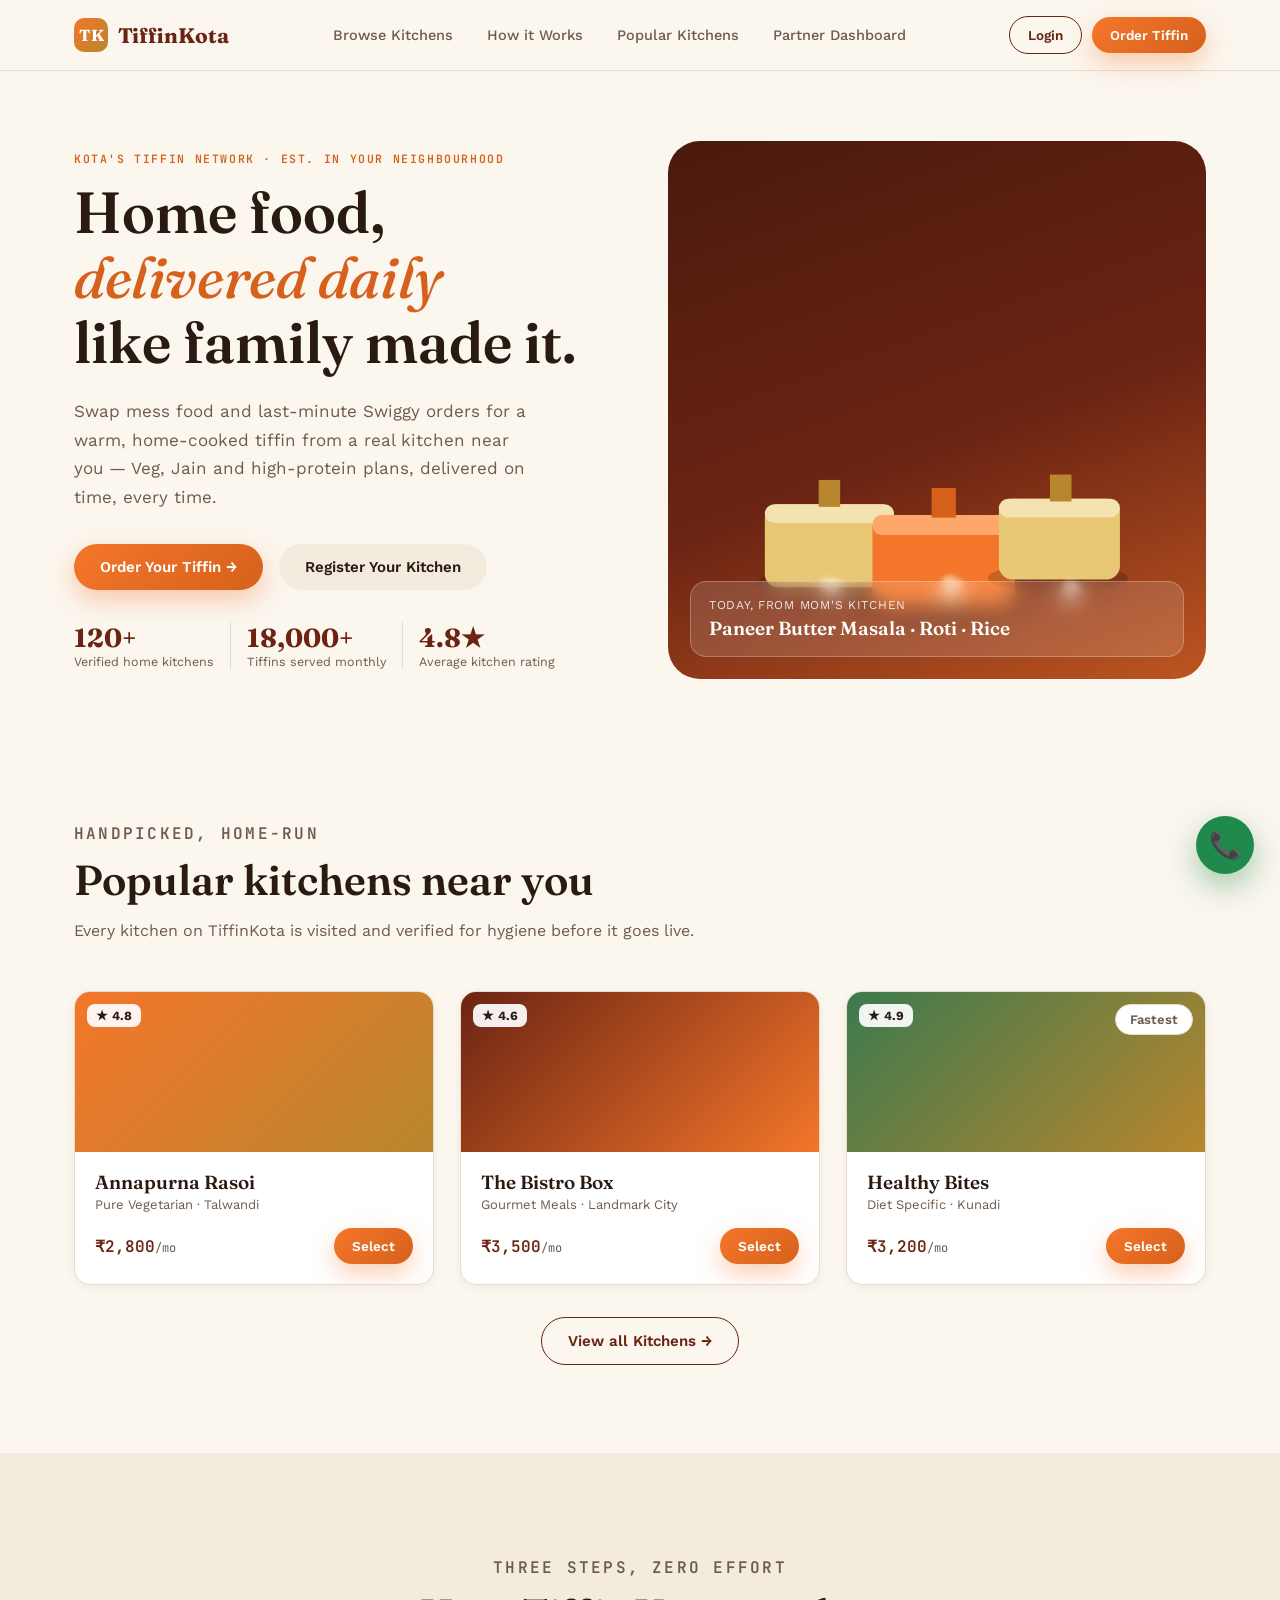
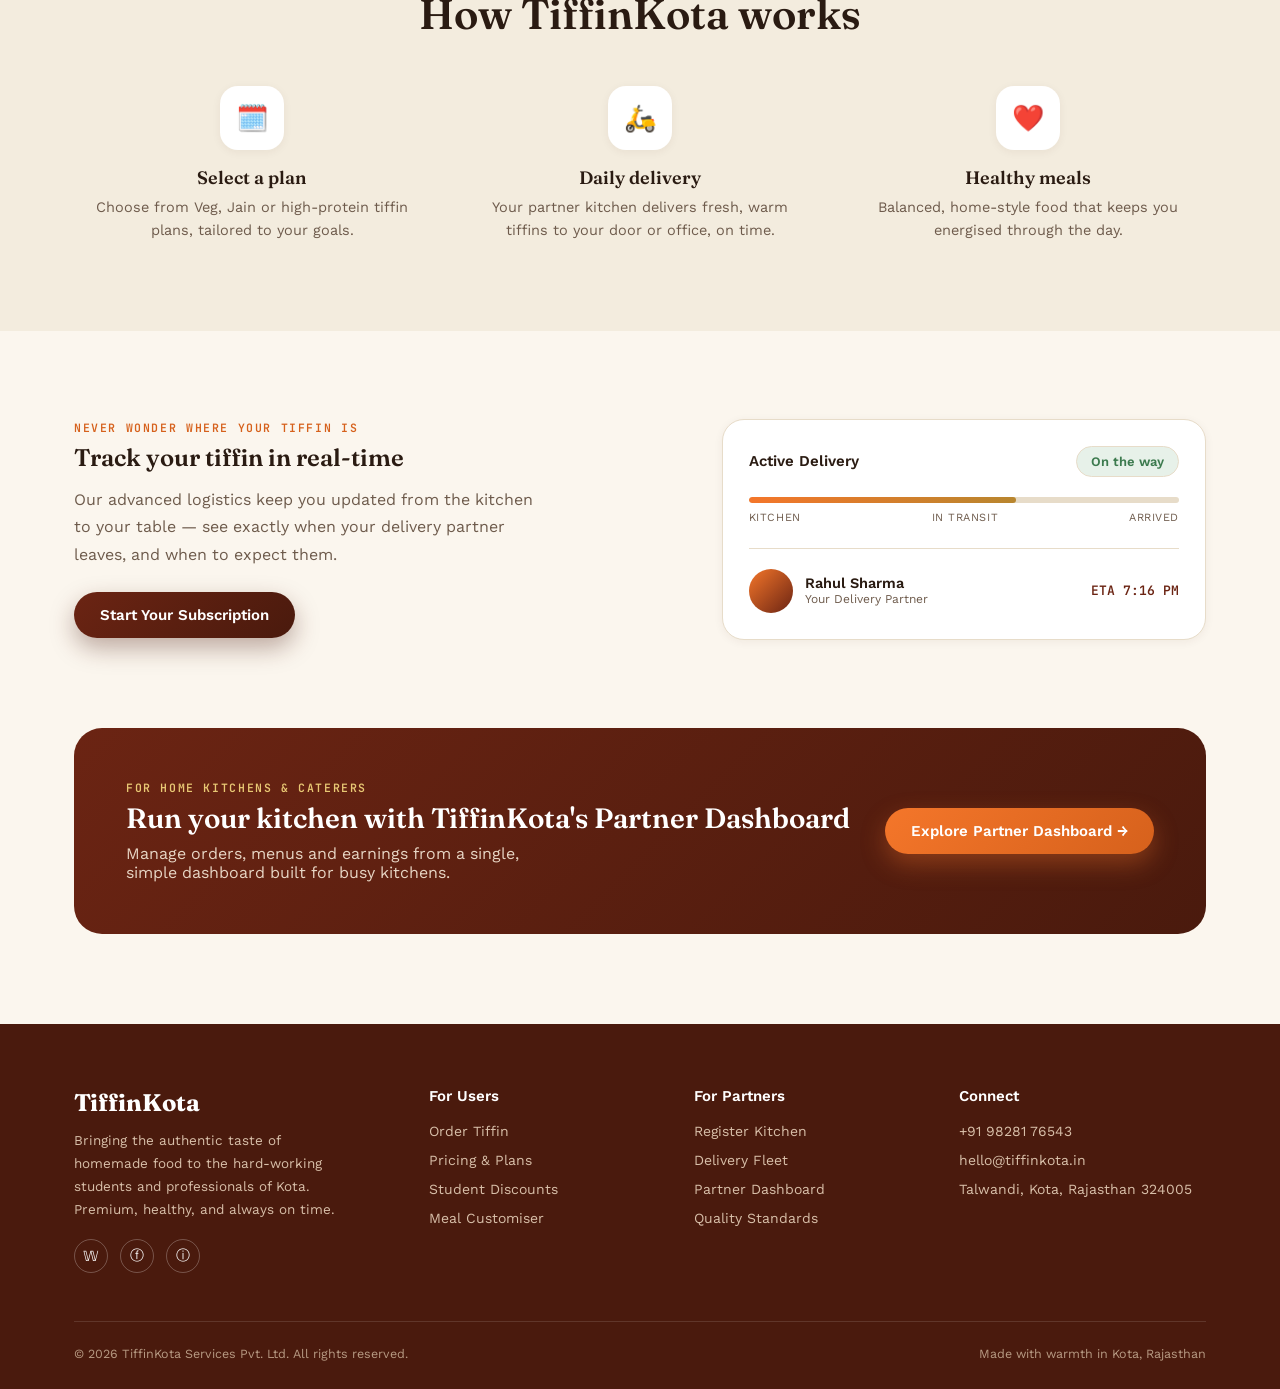
<file: index.html>
<!DOCTYPE html>
<html lang="en">
<head>
<meta charset="UTF-8">
<meta name="viewport" content="width=device-width, initial-scale=1.0">
<title>TiffinKota — Premium Home-Cooked Tiffin Delivery in Kota</title>
<meta name="description" content="Fresh, home-style tiffins delivered daily from Kota's most-loved kitchens. Subscribe once, eat well every day.">
<link rel="stylesheet" href="/style.css">
</head>
<body>

<nav class="nav">
  <div class="container nav-inner">
    <a href="index.html" class="brand"><span class="brand-mark">TK</span>TiffinKota</a>
    <div class="nav-links">
      <a href="kitchens.html">Browse Kitchens</a>
      <a href="index.html#how">How it Works</a>
      <a href="index.html#kitchens">Popular Kitchens</a>
      <a href="dashboard.html">Partner Dashboard</a>
    </div>
    <div class="nav-cta">
      <a href="login.html" class="btn btn-outline btn-sm">Login</a>
      <a href="kitchens.html" class="btn btn-primary btn-sm">Order Tiffin</a>
      <button class="nav-toggle" aria-label="Menu">☰</button>
    </div>
  </div>
</nav>

<!-- ============ HERO ============ -->
<header style="position:relative; overflow:hidden; padding:70px 0 40px;">
  <div class="container" style="display:grid; grid-template-columns:1fr 1fr; gap:56px; align-items:center;">
    <div>
      <p class="eyebrow">Kota's Tiffin Network · Est. in your neighbourhood</p>
      <h1 style="font-size:clamp(38px,5vw,58px); margin-top:14px;">
        Home food,<br><span class="serif-italic">delivered daily</span><br>like family made it.
      </h1>
      <p style="font-size:17px; color:var(--ink-soft); margin-top:22px; max-width:460px; line-height:1.7;">
        Swap mess food and last-minute Swiggy orders for a warm, home-cooked tiffin from a real kitchen near you — Veg, Jain and high-protein plans, delivered on time, every time.
      </p>
      <div class="flex gap-16 mt-32" style="flex-wrap:wrap;">
        <a href="kitchens.html" class="btn btn-primary">Order Your Tiffin →</a>
        <a href="#" class="btn btn-ghost" data-wa="Hi TiffinKota, I run a home kitchen and want to register as a partner.">Register Your Kitchen</a>
      </div>
      <div class="flex gap-16 mt-32" style="flex-wrap:wrap;">
        <div>
          <div style="font-family:'Fraunces'; font-size:26px; font-weight:700; color:var(--maroon);">120+</div>
          <div style="font-size:12.5px; color:var(--ink-soft);">Verified home kitchens</div>
        </div>
        <div style="width:1px; background:var(--line);"></div>
        <div>
          <div style="font-family:'Fraunces'; font-size:26px; font-weight:700; color:var(--maroon);">18,000+</div>
          <div style="font-size:12.5px; color:var(--ink-soft);">Tiffins served monthly</div>
        </div>
        <div style="width:1px; background:var(--line);"></div>
        <div>
          <div style="font-family:'Fraunces'; font-size:26px; font-weight:700; color:var(--maroon);">4.8★</div>
          <div style="font-size:12.5px; color:var(--ink-soft);">Average kitchen rating</div>
        </div>
      </div>
    </div>

    <!-- Signature: animated steaming tiffin stack -->
    <div style="position:relative; aspect-ratio:1/1; border-radius:32px; overflow:hidden;
                background:linear-gradient(160deg, #4A1A0D 0%, #6B2413 55%, #F4762A 130%);">
      <canvas id="steamCanvas" style="position:absolute; inset:0; width:100%; height:100%; z-index:2;"></canvas>
      <svg viewBox="0 0 400 400" style="position:absolute; inset:0; width:100%; height:100%; z-index:1;">
        <!-- three stacked tiffin dabbas, simplified geometric illustration -->
        <ellipse cx="120" cy="330" rx="55" ry="12" fill="rgba(0,0,0,0.18)"/>
        <rect x="72" y="270" width="96" height="62" rx="10" fill="#E8C874"/>
        <rect x="72" y="270" width="96" height="14" rx="7" fill="#F4E3B0"/>
        <rect x="112" y="252" width="16" height="20" fill="#B8862E"/>

        <ellipse cx="205" cy="345" rx="62" ry="13" fill="rgba(0,0,0,0.2)"/>
        <rect x="152" y="278" width="106" height="68" rx="10" fill="#F4762A"/>
        <rect x="152" y="278" width="106" height="15" rx="7" fill="#FFA76B"/>
        <rect x="196" y="258" width="18" height="22" fill="#D6611C"/>

        <ellipse cx="290" cy="325" rx="52" ry="11" fill="rgba(0,0,0,0.18)"/>
        <rect x="246" y="266" width="90" height="60" rx="10" fill="#E8C874"/>
        <rect x="246" y="266" width="90" height="14" rx="7" fill="#F4E3B0"/>
        <rect x="284" y="248" width="16" height="20" fill="#B8862E"/>
      </svg>
      <div style="position:absolute; bottom:22px; left:22px; right:22px; z-index:3;
                  background:rgba(255,255,255,0.14); backdrop-filter:blur(10px);
                  border:1px solid rgba(255,255,255,0.25); border-radius:16px; padding:16px 18px; color:#fff;">
        <p style="font-size:12px; letter-spacing:.06em; text-transform:uppercase; opacity:.85;">Today, from Mom's Kitchen</p>
        <p style="font-family:'Fraunces'; font-size:19px; font-weight:600; margin-top:4px;">Paneer Butter Masala · Roti · Rice</p>
      </div>
    </div>
  </div>
</header>

<!-- ============ POPULAR KITCHENS ============ -->
<section id="kitchens">
  <div class="container">
    <div class="section-head reveal">
      <p class="eyebrow">Handpicked, home-run</p>
      <h2>Popular kitchens near you</h2>
      <p>Every kitchen on TiffinKota is visited and verified for hygiene before it goes live.</p>
    </div>

    <div class="reveal" style="display:grid; grid-template-columns:repeat(3,1fr); gap:26px;">
      <div class="card" style="overflow:hidden;">
        <div style="height:160px; background:linear-gradient(135deg,#F4762A,#B8862E); position:relative;">
          <span class="rating" style="position:absolute; top:12px; left:12px;">★ 4.8</span>
        </div>
        <div style="padding:20px;">
          <h3 style="font-size:19px;">Annapurna Rasoi</h3>
          <p style="font-size:13px; color:var(--ink-soft); margin-top:4px;">Pure Vegetarian · Talwandi</p>
          <div class="flex" style="justify-content:space-between; align-items:center; margin-top:16px;">
            <span style="font-family:'JetBrains Mono'; font-weight:600; color:var(--maroon);">₹2,800<span style="font-weight:400; color:var(--ink-soft); font-size:12px;">/mo</span></span>
            <a href="checkout.html" class="btn btn-primary btn-sm">Select</a>
          </div>
        </div>
      </div>

      <div class="card" style="overflow:hidden;">
        <div style="height:160px; background:linear-gradient(135deg,#6B2413,#F4762A); position:relative;">
          <span class="rating" style="position:absolute; top:12px; left:12px;">★ 4.6</span>
        </div>
        <div style="padding:20px;">
          <h3 style="font-size:19px;">The Bistro Box</h3>
          <p style="font-size:13px; color:var(--ink-soft); margin-top:4px;">Gourmet Meals · Landmark City</p>
          <div class="flex" style="justify-content:space-between; align-items:center; margin-top:16px;">
            <span style="font-family:'JetBrains Mono'; font-weight:600; color:var(--maroon);">₹3,500<span style="font-weight:400; color:var(--ink-soft); font-size:12px;">/mo</span></span>
            <a href="checkout.html" class="btn btn-primary btn-sm">Select</a>
          </div>
        </div>
      </div>

      <div class="card" style="overflow:hidden;">
        <div style="height:160px; background:linear-gradient(135deg,#3C7A4E,#B8862E); position:relative;">
          <span class="rating" style="position:absolute; top:12px; left:12px;">★ 4.9</span>
          <span class="chip" style="position:absolute; top:12px; right:12px; background:#fff;">Fastest</span>
        </div>
        <div style="padding:20px;">
          <h3 style="font-size:19px;">Healthy Bites</h3>
          <p style="font-size:13px; color:var(--ink-soft); margin-top:4px;">Diet Specific · Kunadi</p>
          <div class="flex" style="justify-content:space-between; align-items:center; margin-top:16px;">
            <span style="font-family:'JetBrains Mono'; font-weight:600; color:var(--maroon);">₹3,200<span style="font-weight:400; color:var(--ink-soft); font-size:12px;">/mo</span></span>
            <a href="checkout.html" class="btn btn-primary btn-sm">Select</a>
          </div>
        </div>
      </div>
    </div>

    <div class="center mt-32 reveal">
      <a href="kitchens.html" class="btn btn-outline">View all Kitchens →</a>
    </div>
  </div>
</section>

<!-- ============ HOW IT WORKS ============ -->
<section id="how" style="background:var(--cream-dim);">
  <div class="container">
    <div class="section-head center reveal">
      <p class="eyebrow">Three steps, zero effort</p>
      <h2>How TiffinKota works</h2>
    </div>
    <div class="reveal" style="display:grid; grid-template-columns:repeat(3,1fr); gap:32px;">
      <div style="text-align:center; padding:0 16px;">
        <div style="width:64px; height:64px; border-radius:18px; background:var(--paper); box-shadow:var(--shadow-sm);
                    display:flex; align-items:center; justify-content:center; font-size:26px; margin:0 auto 18px;">🗓️</div>
        <h3 style="font-size:18px;">Select a plan</h3>
        <p style="color:var(--ink-soft); font-size:14.5px; margin-top:8px; line-height:1.6;">Choose from Veg, Jain or high-protein tiffin plans, tailored to your goals.</p>
      </div>
      <div style="text-align:center; padding:0 16px;">
        <div style="width:64px; height:64px; border-radius:18px; background:var(--paper); box-shadow:var(--shadow-sm);
                    display:flex; align-items:center; justify-content:center; font-size:26px; margin:0 auto 18px;">🛵</div>
        <h3 style="font-size:18px;">Daily delivery</h3>
        <p style="color:var(--ink-soft); font-size:14.5px; margin-top:8px; line-height:1.6;">Your partner kitchen delivers fresh, warm tiffins to your door or office, on time.</p>
      </div>
      <div style="text-align:center; padding:0 16px;">
        <div style="width:64px; height:64px; border-radius:18px; background:var(--paper); box-shadow:var(--shadow-sm);
                    display:flex; align-items:center; justify-content:center; font-size:26px; margin:0 auto 18px;">❤️</div>
        <h3 style="font-size:18px;">Healthy meals</h3>
        <p style="color:var(--ink-soft); font-size:14.5px; margin-top:8px; line-height:1.6;">Balanced, home-style food that keeps you energised through the day.</p>
      </div>
    </div>
  </div>
</section>

<!-- ============ LIVE TRACKING ============ -->
<section>
  <div class="container" style="display:grid; grid-template-columns:1.1fr 0.9fr; gap:56px; align-items:center;">
    <div class="reveal">
      <p class="eyebrow">Never wonder where your tiffin is</p>
      <h2 style="margin-top:10px;">Track your tiffin in real-time</h2>
      <p style="color:var(--ink-soft); margin-top:14px; line-height:1.7; max-width:460px;">
        Our advanced logistics keep you updated from the kitchen to your table — see exactly when your delivery partner leaves, and when to expect them.
      </p>
      <a href="kitchens.html" class="btn btn-dark mt-24">Start Your Subscription</a>
    </div>
    <div class="card reveal" style="padding:26px; border-radius:22px;">
      <div class="flex" style="justify-content:space-between; align-items:center;">
        <span style="font-weight:600; font-size:15px;">Active Delivery</span>
        <span class="chip" style="background:var(--sage-bg); color:var(--sage);">On the way</span>
      </div>
      <div style="height:6px; background:var(--line); border-radius:4px; margin-top:20px; position:relative; overflow:hidden;">
        <div style="position:absolute; left:0; top:0; bottom:0; width:62%; background:linear-gradient(90deg,var(--terracotta),var(--gold)); border-radius:4px;"></div>
      </div>
      <div class="flex" style="justify-content:space-between; font-size:11px; color:var(--ink-soft); margin-top:8px; text-transform:uppercase; letter-spacing:.05em;">
        <span>Kitchen</span><span>In Transit</span><span>Arrived</span>
      </div>
      <div class="flex" style="align-items:center; gap:12px; margin-top:24px; padding-top:20px; border-top:1px solid var(--line);">
        <div style="width:44px; height:44px; border-radius:50%; background:linear-gradient(135deg,#F4762A,#6B2413);"></div>
        <div>
          <p style="font-weight:600; font-size:14.5px;">Rahul Sharma</p>
          <p style="font-size:12px; color:var(--ink-soft);">Your Delivery Partner</p>
        </div>
        <span style="margin-left:auto; font-family:'JetBrains Mono'; font-size:13px; color:var(--maroon); font-weight:600;">ETA 7:16 PM</span>
      </div>
    </div>
  </div>
</section>

<!-- ============ PARTNER CTA STRIP ============ -->
<section style="padding:0 0 90px;">
  <div class="container">
    <div class="reveal" style="background:linear-gradient(135deg, var(--maroon), var(--maroon-deep)); border-radius:28px; padding:52px; display:flex; justify-content:space-between; align-items:center; flex-wrap:wrap; gap:24px; color:#fff;">
      <div>
        <p class="eyebrow" style="color:var(--gold-light);">For home kitchens &amp; caterers</p>
        <h2 style="color:#fff; font-size:28px; margin-top:8px;">Run your kitchen with TiffinKota's Partner Dashboard</h2>
        <p style="color:#E7D5C4; margin-top:10px; max-width:440px;">Manage orders, menus and earnings from a single, simple dashboard built for busy kitchens.</p>
      </div>
      <a href="dashboard.html" class="btn btn-primary">Explore Partner Dashboard →</a>
    </div>
  </div>
</section>

<footer class="footer">
  <div class="container">
    <div class="footer-grid">
      <div>
        <div class="footer-brand">TiffinKota</div>
        <p class="footer-desc">Bringing the authentic taste of homemade food to the hard-working students and professionals of Kota. Premium, healthy, and always on time.</p>
        <div class="social-row">
          <a href="#" data-wa="Hi TiffinKota!">𝕎</a>
          <a href="#">ⓕ</a>
          <a href="#">ⓘ</a>
        </div>
      </div>
      <div>
        <h4>For Users</h4>
        <ul>
          <li><a href="kitchens.html">Order Tiffin</a></li>
          <li><a href="kitchens.html">Pricing &amp; Plans</a></li>
          <li><a href="#">Student Discounts</a></li>
          <li><a href="#">Meal Customiser</a></li>
        </ul>
      </div>
      <div>
        <h4>For Partners</h4>
        <ul>
          <li><a href="dashboard.html">Register Kitchen</a></li>
          <li><a href="dashboard.html">Delivery Fleet</a></li>
          <li><a href="dashboard.html">Partner Dashboard</a></li>
          <li><a href="#">Quality Standards</a></li>
        </ul>
      </div>
      <div>
        <h4>Connect</h4>
        <ul>
          <li><a href="#" data-wa="Hi TiffinKota, I have a question.">+91 98281 76543</a></li>
          <li><a href="#">hello@tiffinkota.in</a></li>
          <li><a href="#">Talwandi, Kota, Rajasthan 324005</a></li>
        </ul>
      </div>
    </div>
    <div class="footer-bottom">
      <span>© 2026 TiffinKota Services Pvt. Ltd. All rights reserved.</span>
      <span>Made with warmth in Kota, Rajasthan</span>
    </div>
  </div>
</footer>

<a href="#" class="wa-float" data-wa="Hi TiffinKota, I'd like to order a tiffin!" aria-label="Chat on WhatsApp">📞</a>

<script src="./script.js"></script>
  <div id="recaptcha-container"></div>
</body>
</html>
</file>
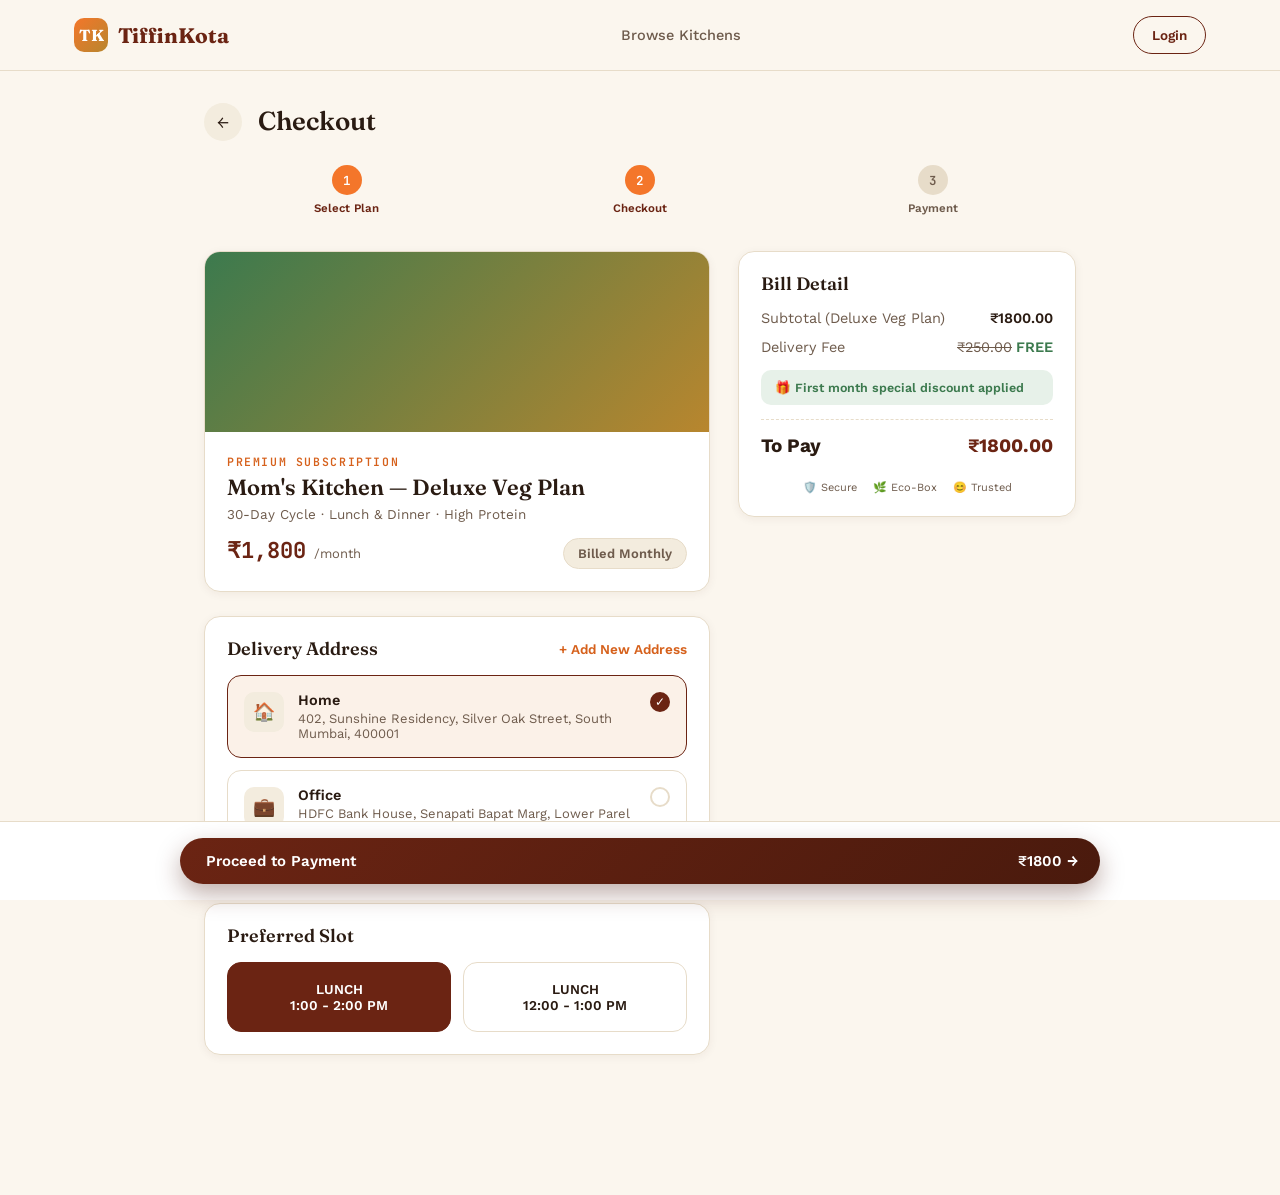
<file: checkout.html>
<!DOCTYPE html>
<html lang="en">
<head>
<meta charset="UTF-8">
<meta name="viewport" content="width=device-width, initial-scale=1.0">
<title>Checkout — TiffinKota</title>
<link rel="stylesheet" href="/style.css">
<style>
  .page-wrap{max-width:920px; margin:0 auto; padding:32px 24px 140px;}
  .page-head{display:flex; align-items:center; gap:16px; margin-bottom:8px;}
  .back-btn{width:38px; height:38px; border-radius:50%; background:var(--cream-dim); display:flex; align-items:center; justify-content:center; font-size:16px;}
  .layout{display:grid; grid-template-columns:1.5fr 1fr; gap:28px; margin-top:26px; align-items:start;}
  .plan-card{overflow:hidden;}
  .plan-media{height:180px; background:linear-gradient(135deg,#3C7A4E,#B8862E);}
  .plan-body{padding:22px;}
  .addr-option{
    display:flex; gap:14px; padding:16px; border:1.5px solid var(--line); border-radius:14px; margin-bottom:12px; cursor:pointer; transition:all .2s;
  }
  .addr-option.selected{border-color:var(--maroon); background:#FBF1E8;}
  .addr-icon{width:40px; height:40px; border-radius:10px; background:var(--cream-dim); display:flex; align-items:center; justify-content:center; font-size:18px; flex:none;}
  .check-circle{margin-left:auto; width:20px; height:20px; border-radius:50%; border:2px solid var(--line); flex:none;}
  .addr-option.selected .check-circle{border-color:var(--maroon); background:var(--maroon); position:relative;}
  .addr-option.selected .check-circle::after{content:'✓'; color:#fff; font-size:12px; position:absolute; inset:0; display:flex; align-items:center; justify-content:center;}
  .slot-row{display:flex; gap:12px;}
  .slot-btn{flex:1; text-align:center; padding:18px 10px; border-radius:14px; border:1.5px solid var(--line); font-weight:600; font-size:13.5px; cursor:pointer; transition:all .2s;}
  .slot-btn.selected{background:var(--maroon); color:#fff; border-color:var(--maroon);}
  .bill-row{display:flex; justify-content:space-between; font-size:14.5px; margin-bottom:12px; color:var(--ink-soft);}
  .bill-row b{color:var(--ink); font-weight:600;}
  .bill-total{display:flex; justify-content:space-between; font-size:19px; font-weight:700; padding-top:14px; border-top:1px dashed var(--line); margin-top:6px;}
  .sticky-cta{
    position:fixed; bottom:0; left:0; right:0; background:var(--paper); border-top:1px solid var(--line);
    padding:16px 24px max(16px, env(safe-area-inset-bottom)); z-index:120;
  }
  .sticky-inner{max-width:920px; margin:0 auto; display:flex; align-items:center; justify-content:space-between; gap:20px;}
</style>
</head>
<body>

<nav class="nav">
  <div class="container nav-inner">
    <a href="index.html" class="brand"><span class="brand-mark">TK</span>TiffinKota</a>
    <div class="nav-links"><a href="kitchens.html">Browse Kitchens</a></div>
    <div class="nav-cta"><a href="login.html" class="btn btn-outline btn-sm">Login</a></div>
  </div>
</nav>

<div class="page-wrap">
  <div class="page-head">
    <a href="kitchens.html" class="back-btn">←</a>
    <h1 style="font-size:26px;">Checkout</h1>
  </div>

  <div class="steps-row mt-24">
    <div class="step-dot active"><span>1</span><p>Select Plan</p></div>
    <div class="step-dot active"><span>2</span><p>Checkout</p></div>
    <div class="step-dot"><span>3</span><p>Payment</p></div>
  </div>

  <div class="layout">
    <div>
      <div class="card plan-card">
        <div class="plan-media"></div>
        <div class="plan-body">
          <p class="eyebrow">Premium Subscription</p>
          <h2 style="font-size:22px; margin-top:6px;">Mom's Kitchen — Deluxe Veg Plan</h2>
          <p style="color:var(--ink-soft); font-size:13.5px; margin-top:6px;">30-Day Cycle · Lunch &amp; Dinner · High Protein</p>
          <div class="flex" style="align-items:baseline; gap:8px; margin-top:14px;">
            <span style="font-family:'JetBrains Mono'; font-size:22px; font-weight:700; color:var(--maroon);">₹1,800</span>
            <span style="color:var(--ink-soft); font-size:13px;">/month</span>
            <span class="chip" style="margin-left:auto;">Billed Monthly</span>
          </div>
        </div>
      </div>

      <div class="card mt-24" style="padding:22px;">
        <div class="flex" style="justify-content:space-between; align-items:center; margin-bottom:16px;">
          <h3 style="font-size:18px;">Delivery Address</h3>
          <a href="#" style="color:var(--terracotta-dark); font-size:13.5px; font-weight:600;" onclick="showToast('Address form opened')">+ Add New Address</a>
        </div>
        <div class="addr-option selected" onclick="selectAddr(this)">
          <div class="addr-icon">🏠</div>
          <div>
            <p style="font-weight:600; font-size:14.5px;">Home</p>
            <p style="font-size:13px; color:var(--ink-soft); margin-top:2px;">402, Sunshine Residency, Silver Oak Street, South Mumbai, 400001</p>
          </div>
          <div class="check-circle"></div>
        </div>
        <div class="addr-option" onclick="selectAddr(this)">
          <div class="addr-icon">💼</div>
          <div>
            <p style="font-weight:600; font-size:14.5px;">Office</p>
            <p style="font-size:13px; color:var(--ink-soft); margin-top:2px;">HDFC Bank House, Senapati Bapat Marg, Lower Parel</p>
          </div>
          <div class="check-circle"></div>
        </div>
      </div>

      <div class="card mt-24" style="padding:22px;">
        <h3 style="font-size:18px; margin-bottom:16px;">Preferred Slot</h3>
        <div class="slot-row">
          <div class="slot-btn selected" onclick="selectSlot(this)">LUNCH<br>1:00 - 2:00 PM</div>
          <div class="slot-btn" onclick="selectSlot(this)">LUNCH<br>12:00 - 1:00 PM</div>
        </div>
      </div>
    </div>

    <div class="card" style="padding:22px; position:sticky; top:90px;">
      <h3 style="font-size:18px; margin-bottom:16px;">Bill Detail</h3>
      <div class="bill-row"><span>Subtotal (Deluxe Veg Plan)</span><b>₹1800.00</b></div>
      <div class="bill-row"><span>Delivery Fee</span><b><s style="color:var(--ink-soft); font-weight:400;">₹250.00</s> <span style="color:var(--sage);">FREE</span></b></div>
      <div style="background:var(--sage-bg); color:var(--sage); font-size:12.5px; font-weight:600; padding:10px 14px; border-radius:10px; margin:14px 0;">
        🎁 First month special discount applied
      </div>
      <div class="bill-total"><span>To Pay</span><span style="color:var(--maroon);">₹1800.00</span></div>
      <div class="flex gap-16 mt-24" style="justify-content:center; font-size:11px; color:var(--ink-soft); flex-wrap:wrap;">
        <span>🛡️ Secure</span><span>🌿 Eco-Box</span><span>😊 Trusted</span>
      </div>
    </div>
  </div>
</div>

<div class="sticky-cta">
  <div class="sticky-inner">
    <a href="payment.html" class="btn btn-dark btn-block" style="justify-content:space-between; padding-right:22px;">
      <span>Proceed to Payment</span><span>₹1800 →</span>
    </a>
  </div>
</div>

<script src="/script.js"></script>
<script>
  function selectAddr(el){
    document.querySelectorAll('.addr-option').forEach(a => a.classList.remove('selected'));
    el.classList.add('selected');
  }
  function selectSlot(el){
    document.querySelectorAll('.slot-btn').forEach(s => s.classList.remove('selected'));
    el.classList.add('selected');
  }
</script>
</body>
</html>
</file>
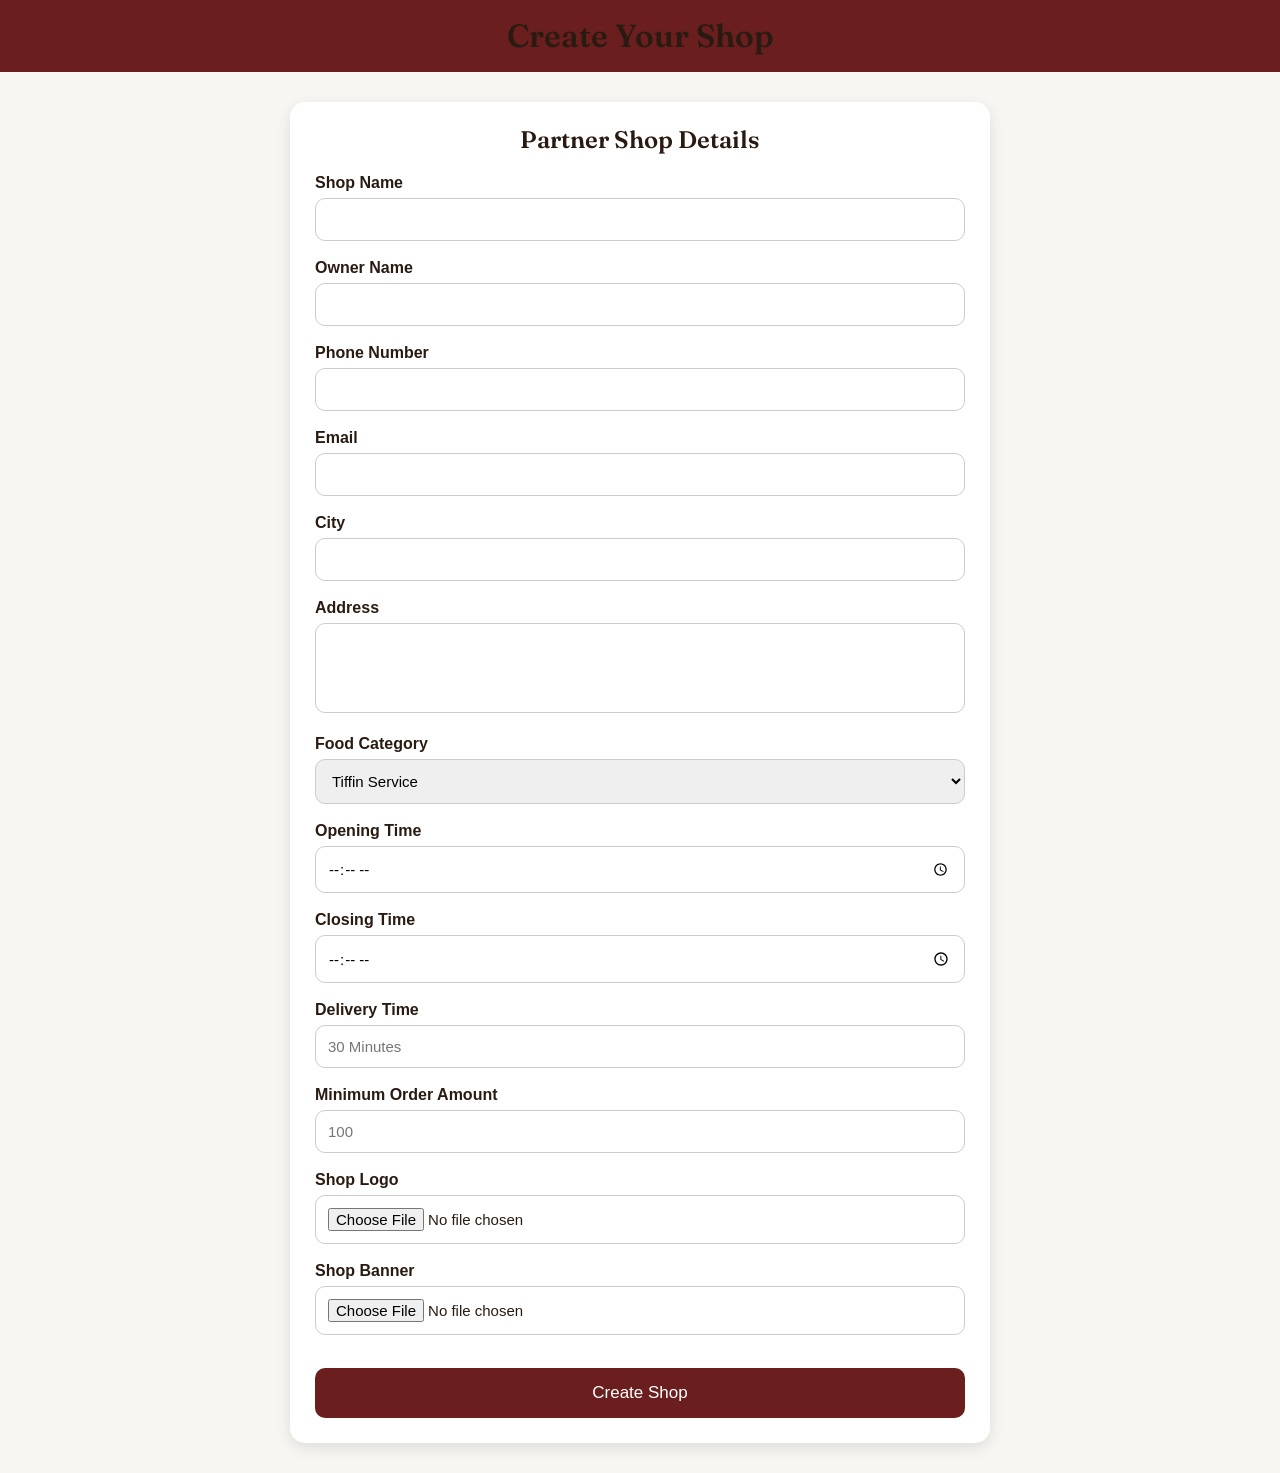
<file: create-shop.html>
<!DOCTYPE html>
<html lang="en">
<head>
<meta charset="UTF-8">
<meta name="viewport" content="width=device-width, initial-scale=1.0">
<title>Create Shop | TiffinKota</title>

<link rel="stylesheet" href="style.css">

<style>

*{
margin:0;
padding:0;
box-sizing:border-box;
font-family:Arial,sans-serif;
}

body{
background:#f8f6f2;
}

header{
background:#6B1E1E;
color:white;
padding:18px;
text-align:center;
}

.container{
max-width:700px;
margin:30px auto;
background:white;
padding:25px;
border-radius:15px;
box-shadow:0 5px 15px rgba(0,0,0,.1);
}

h2{
margin-bottom:20px;
text-align:center;
}

.input-group{
margin-bottom:18px;
}

label{
display:block;
margin-bottom:6px;
font-weight:bold;
}

input,select,textarea{
width:100%;
padding:12px;
border:1px solid #ccc;
border-radius:10px;
font-size:15px;
}

textarea{
resize:none;
height:90px;
}

button{
width:100%;
padding:15px;
background:#6B1E1E;
color:white;
border:none;
border-radius:10px;
font-size:17px;
cursor:pointer;
margin-top:15px;
}

button:hover{
background:#8a2d2d;
}

</style>

</head>

<body>

<header>
<h1>Create Your Shop</h1>
</header>

<div class="container">

<h2>Partner Shop Details</h2>

<form id="shopForm">

<div class="input-group">
<label>Shop Name</label>
<input type="text" id="shopName" required>
</div>

<div class="input-group">
<label>Owner Name</label>
<input type="text" id="ownerName" required>
</div>

<div class="input-group">
<label>Phone Number</label>
<input type="tel" id="phone" required>
</div>

<div class="input-group">
<label>Email</label>
<input type="email" id="email">
</div>

<div class="input-group">
<label>City</label>
<input type="text" id="city" required>
</div>

<div class="input-group">
<label>Address</label>
<textarea id="address" required></textarea>
</div>

<div class="input-group">
<label>Food Category</label>

<select id="category">

<option>Tiffin Service</option>

<option>Restaurant</option>

<option>Cafe</option>

<option>Fast Food</option>

<option>Mess</option>

<option>Bakery</option>

</select>

</div>

<div class="input-group">
<label>Opening Time</label>
<input type="time" id="openTime">
</div>

<div class="input-group">
<label>Closing Time</label>
<input type="time" id="closeTime">
</div>

<div class="input-group">
<label>Delivery Time</label>
<input type="text" id="deliveryTime" placeholder="30 Minutes">
</div>

<div class="input-group">
<label>Minimum Order Amount</label>
<input type="number" id="minimumOrder" placeholder="100">
</div>

<div class="input-group">
<label>Shop Logo</label>
<input type="file" id="shopLogo" accept="image/*">
</div>

<div class="input-group">
<label>Shop Banner</label>
<input type="file" id="shopBanner" accept="image/*">
</div>

<button type="submit">
Create Shop
</button>

</form>

</div>

<script>

document
.getElementById("shopForm")
.addEventListener("submit",function(e){

e.preventDefault();

alert("Next Step me Firebase me Shop Save hogi.");

window.location.href="partner-dashboard.html";

});

</script>
<script type="module" src="js/create-shop.js"></script>
</body>
</html>
</file>
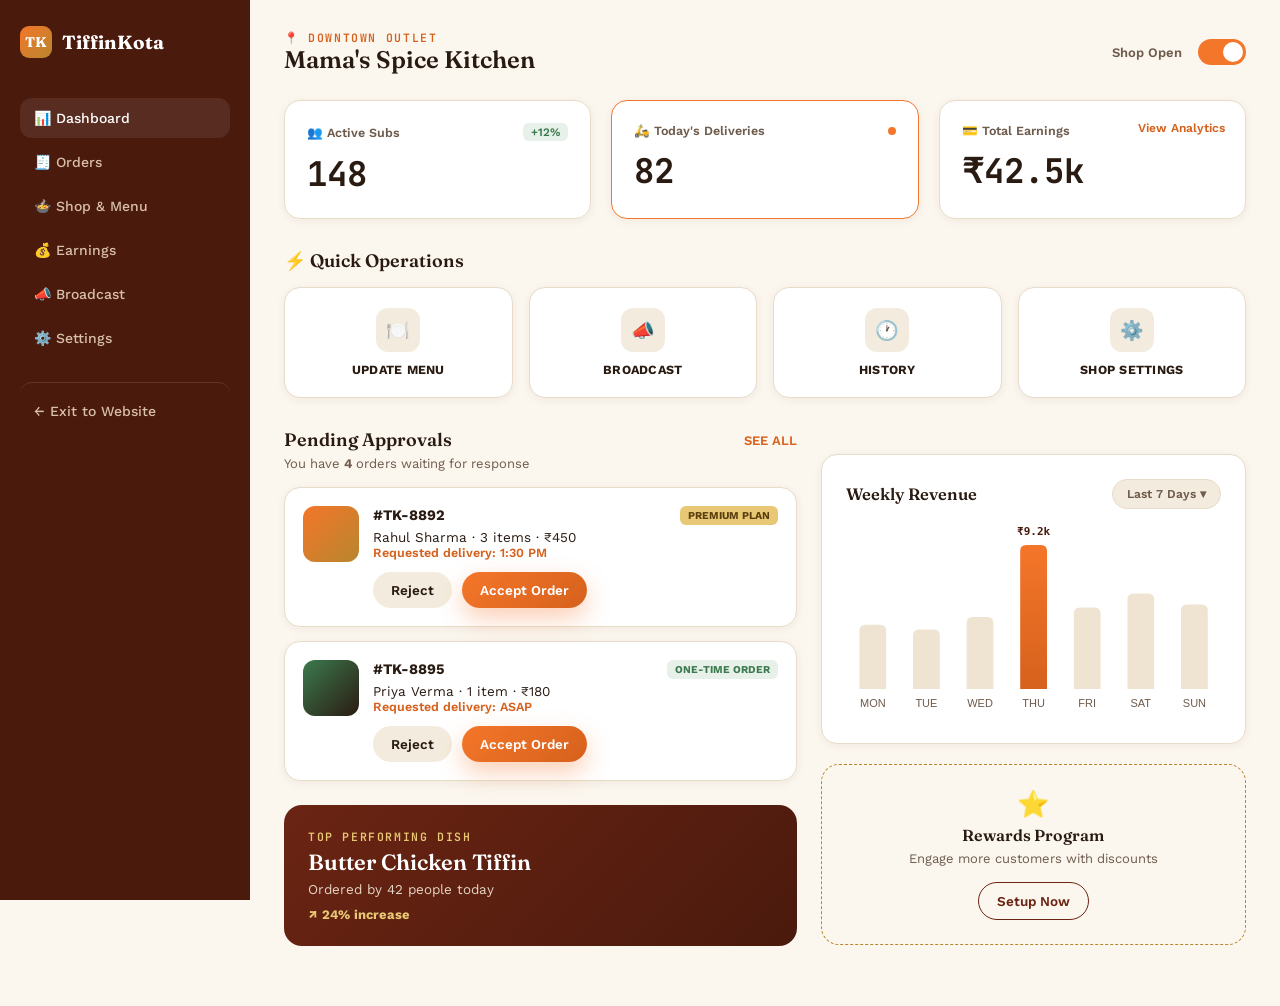
<file: dashboard.html>
<!DOCTYPE html>
<html lang="en">
<head>
<meta charset="UTF-8">
<meta name="viewport" content="width=device-width, initial-scale=1.0">
<title>Partner Dashboard — TiffinKota</title>
<link rel="stylesheet" href="/style.css">
<style>
  .dash-shell{display:grid; grid-template-columns:250px 1fr; min-height:100vh;}
  .sidebar{
    background:var(--maroon-deep); color:#fff; padding:26px 20px; position:sticky; top:0; height:100vh;
  }
  .side-brand{display:flex; align-items:center; gap:10px; font-family:'Fraunces'; font-weight:700; font-size:19px; margin-bottom:40px;}
  .side-brand span{width:32px; height:32px; border-radius:9px; background:linear-gradient(135deg,var(--terracotta),var(--gold)); display:flex; align-items:center; justify-content:center; font-size:14px;}
  .side-link{
    display:flex; align-items:center; gap:12px; padding:12px 14px; border-radius:12px; color:#D8BFA9; font-size:14px; font-weight:500; margin-bottom:4px; transition:all .2s;
  }
  .side-link.active, .side-link:hover{background:rgba(255,255,255,0.08); color:#fff;}
  .main{padding:30px 34px 60px;}

  .shop-bar{display:flex; align-items:center; justify-content:space-between; gap:16px; flex-wrap:wrap;}
  .shop-title{font-family:'Fraunces'; font-size:24px; font-weight:600;}
  .shop-sub{font-size:12.5px; color:var(--ink-soft); margin-top:2px;}
  .toggle{width:48px; height:26px; border-radius:99px; background:var(--terracotta); position:relative; cursor:pointer; flex:none;}
  .toggle::after{content:''; position:absolute; top:3px; right:3px; width:20px; height:20px; border-radius:50%; background:#fff; transition:.25s;}
  .toggle.off{background:var(--line);}
  .toggle.off::after{right:auto; left:3px;}

  .stat-grid{display:grid; grid-template-columns:repeat(3,1fr); gap:20px; margin-top:26px;}
  .stat-card{padding:22px; position:relative;}
  .stat-card.accent{border-color:var(--terracotta); border-width:1.5px;}
  .stat-top{display:flex; justify-content:space-between; align-items:center; font-size:12.5px; color:var(--ink-soft); font-weight:600;}
  .stat-up{color:var(--sage); background:var(--sage-bg); padding:2px 8px; border-radius:6px; font-size:11.5px;}
  .stat-val{font-family:'JetBrains Mono'; font-size:34px; font-weight:700; margin-top:10px; color:var(--ink);}
  .stat-link{position:absolute; top:20px; right:20px; font-size:12px; color:var(--terracotta-dark); font-weight:600;}

  .ops-grid{display:grid; grid-template-columns:repeat(4,1fr); gap:16px; margin-top:16px;}
  .ops-card{padding:20px 12px; text-align:center;}
  .ops-icon{width:44px; height:44px; border-radius:12px; background:var(--cream-dim); display:flex; align-items:center; justify-content:center; font-size:19px; margin:0 auto 10px;}
  .ops-card p{font-size:12.5px; font-weight:700; letter-spacing:.02em;}
  .ops-card:hover{border-color:var(--terracotta);}

  .approval-card{padding:18px; display:flex; gap:14px; align-items:flex-start; margin-bottom:14px;}
  .approval-thumb{width:56px; height:56px; border-radius:12px; background:linear-gradient(135deg,var(--terracotta),var(--gold)); flex:none;}
  .approval-tag{font-size:10.5px; font-weight:700; padding:3px 8px; border-radius:6px; background:var(--gold-light); color:#5A3E0E; text-transform:uppercase;}
  .approval-actions{display:flex; gap:10px; margin-top:12px;}

  .chart-card{padding:24px; margin-top:24px;}
  .top-dish{
    background:linear-gradient(135deg, var(--maroon), var(--maroon-deep)); color:#fff; border-radius:18px; padding:24px; margin-top:24px;
  }
  .rewards-card{
    border:1.5px dashed var(--gold); border-radius:18px; padding:24px; text-align:center; margin-top:20px;
  }
  .two-col{display:grid; grid-template-columns:1.5fr 1fr; gap:24px; align-items:start;}

  .side-toggle-btn{display:none;}
  @media (max-width:980px){
    .dash-shell{grid-template-columns:1fr;}
    .sidebar{display:none;}
    .ops-grid{grid-template-columns:repeat(2,1fr);}
    .two-col{grid-template-columns:1fr;}
  }
  @media (max-width:640px){
    .stat-grid{grid-template-columns:1fr;}
    .main{padding:20px 18px 90px;}
  }
</style>
</head>
<body>

<div class="dash-shell">
  <aside class="sidebar">
    <div class="side-brand"><span>TK</span>TiffinKota</div>
    <a href="dashboard.html" class="side-link active">📊 Dashboard</a>
    <a href="#" class="side-link">🧾 Orders</a>
    <a href="#" class="side-link">🍲 Shop &amp; Menu</a>
    <a href="#" class="side-link">💰 Earnings</a>
    <a href="#" class="side-link">📣 Broadcast</a>
    <a href="#" class="side-link">⚙️ Settings</a>
    <a href="index.html" class="side-link mt-32" style="border-top:1px solid rgba(255,255,255,0.12); padding-top:20px; margin-top:24px;">← Exit to Website</a>
  </aside>

  <main class="main">
    <div class="shop-bar">
      <div>
        <p class="eyebrow">📍 Downtown Outlet</p>
        <div class="shop-title">Mama's Spice Kitchen</div>
      </div>
      <div class="flex gap-16" style="align-items:center;">
        <span style="font-size:13px; color:var(--ink-soft); font-weight:600;" id="toggleLabel">Shop Open</span>
        <div class="toggle" id="shopToggle" onclick="toggleShop()"></div>
      </div>
    </div>

    <div class="stat-grid">
      <div class="card stat-card">
        <div class="stat-top">👥 Active Subs <span class="stat-up">+12%</span></div>
        <div class="stat-val">148</div>
      </div>
      <div class="card stat-card accent">
        <div class="stat-top">🛵 Today's Deliveries <span style="width:8px;height:8px;border-radius:50%;background:var(--terracotta);"></span></div>
        <div class="stat-val">82</div>
      </div>
      <div class="card stat-card">
        <div class="stat-top">💳 Total Earnings</div>
        <a href="#" class="stat-link">View Analytics</a>
        <div class="stat-val">₹42.5k</div>
      </div>
    </div>

    <h3 class="mt-32" style="font-size:18px;">⚡ Quick Operations</h3>
    <div class="ops-grid">
      <div class="card ops-card" onclick="showToast('Opening menu editor…')"><div class="ops-icon">🍽️</div><p>UPDATE MENU</p></div>
      <div class="card ops-card" onclick="showToast('Broadcast composer opened')"><div class="ops-icon">📣</div><p>BROADCAST</p></div>
      <div class="card ops-card" onclick="showToast('Loading order history…')"><div class="ops-icon">🕐</div><p>HISTORY</p></div>
      <div class="card ops-card" onclick="showToast('Opening shop settings…')"><div class="ops-icon">⚙️</div><p>SHOP SETTINGS</p></div>
    </div>

    <div class="two-col mt-32">
      <div>
        <div class="flex" style="justify-content:space-between; align-items:center;">
          <h3 style="font-size:18px;">Pending Approvals</h3>
          <a href="#" style="font-size:13px; color:var(--terracotta-dark); font-weight:600;">SEE ALL</a>
        </div>
        <p style="font-size:13px; color:var(--ink-soft); margin:6px 0 16px;">You have <b>4</b> orders waiting for response</p>

        <div class="card approval-card" id="order-8892">
          <div class="approval-thumb"></div>
          <div style="flex:1;">
            <div class="flex" style="justify-content:space-between; align-items:center;">
              <b style="font-size:14.5px;">#TK-8892</b>
              <span class="approval-tag">Premium Plan</span>
            </div>
            <p style="font-size:13.5px; margin-top:4px;">Rahul Sharma · 3 items · ₹450</p>
            <p style="font-size:12.5px; color:var(--terracotta-dark); font-weight:600;">Requested delivery: 1:30 PM</p>
            <div class="approval-actions">
              <button class="btn btn-ghost btn-sm" onclick="resolveOrder('order-8892','Rejected')">Reject</button>
              <button class="btn btn-primary btn-sm" onclick="resolveOrder('order-8892','Accepted')">Accept Order</button>
            </div>
          </div>
        </div>

        <div class="card approval-card" id="order-8895">
          <div class="approval-thumb" style="background:linear-gradient(135deg,var(--sage),#2A1B12);"></div>
          <div style="flex:1;">
            <div class="flex" style="justify-content:space-between; align-items:center;">
              <b style="font-size:14.5px;">#TK-8895</b>
              <span class="approval-tag" style="background:var(--sage-bg); color:var(--sage);">One-time Order</span>
            </div>
            <p style="font-size:13.5px; margin-top:4px;">Priya Verma · 1 item · ₹180</p>
            <p style="font-size:12.5px; color:var(--terracotta-dark); font-weight:600;">Requested delivery: ASAP</p>
            <div class="approval-actions">
              <button class="btn btn-ghost btn-sm" onclick="resolveOrder('order-8895','Rejected')">Reject</button>
              <button class="btn btn-primary btn-sm" onclick="resolveOrder('order-8895','Accepted')">Accept Order</button>
            </div>
          </div>
        </div>

        <div class="top-dish">
          <p class="eyebrow" style="color:var(--gold-light);">Top Performing Dish</p>
          <h3 style="color:#fff; font-size:22px; margin-top:6px;">Butter Chicken Tiffin</h3>
          <p style="color:#E7D5C4; font-size:13.5px; margin-top:6px;">Ordered by 42 people today</p>
          <p style="color:var(--gold-light); font-size:13px; font-weight:700; margin-top:10px;">↗ 24% increase</p>
        </div>
      </div>

      <div>
        <div class="card chart-card">
          <div class="flex" style="justify-content:space-between; align-items:center; margin-bottom:6px;">
            <h3 style="font-size:16.5px;">Weekly Revenue</h3>
            <span class="chip" style="font-size:12px;">Last 7 Days ▾</span>
          </div>
          <canvas id="revenueChart"></canvas>
        </div>

        <div class="rewards-card">
          <div style="font-size:26px;">⭐</div>
          <h3 style="font-size:16px; margin-top:8px;">Rewards Program</h3>
          <p style="font-size:13px; color:var(--ink-soft); margin-top:6px;">Engage more customers with discounts</p>
          <button class="btn btn-outline btn-sm mt-16" onclick="showToast('Opening rewards setup…')">Setup Now</button>
        </div>
      </div>
    </div>
  </main>
</div>

<div class="bottom-nav" style="display:none;">
  <div class="container bottom-nav-inner">
    <a href="dashboard.html" class="bn-item active"><span>📊</span>Dashboard</a>
    <a href="#" class="bn-item"><span>🧾</span>Orders</a>
    <a href="#" class="bn-item"><span>🍲</span>Shop</a>
    <a href="#" class="bn-item"><span>💰</span>Earnings</a>
  </div>
</div>

<script src="/script.js"></script>
<script>
  drawRevenueChart('revenueChart', [4100,3800,4600,9200,5200,6100,5400], ['MON','TUE','WED','THU','FRI','SAT','SUN'], 3);

  function toggleShop(){
    const t = document.getElementById('shopToggle');
    const label = document.getElementById('toggleLabel');
    t.classList.toggle('off');
    const open = !t.classList.contains('off');
    label.textContent = open ? 'Shop Open' : 'Shop Closed';
    showToast(open ? 'Your shop is now visible to customers' : 'Your shop is now hidden from customers');
  }

  function resolveOrder(id, action){
    const el = document.getElementById(id);
    el.style.transition = 'all .35s ease';
    el.style.opacity = '0';
    el.style.transform = 'translateX(30px)';
    setTimeout(() => el.remove(), 350);
    showToast(`Order ${action.toLowerCase()}`);
  }

  // show bottom nav on mobile only
  function handleResize(){
    document.querySelector('.bottom-nav').style.display = window.innerWidth <= 980 ? 'block' : 'none';
  }
  window.addEventListener('resize', handleResize);
  handleResize();
</script>
</body>
</html>
</file>
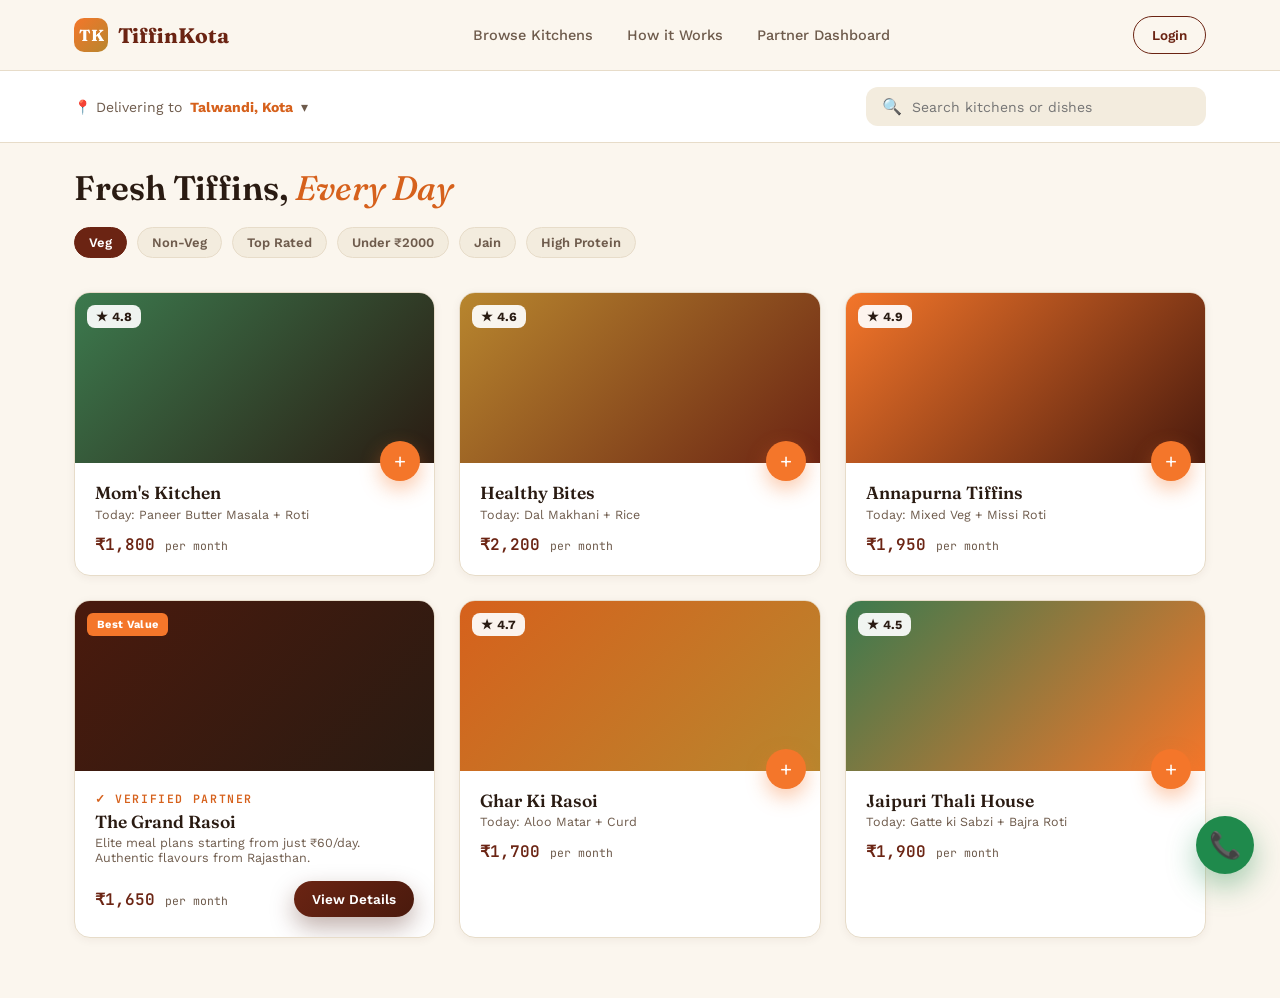
<file: kitchens.html>
<!DOCTYPE html>
<html lang="en">
<head>
<meta charset="UTF-8">
<meta name="viewport" content="width=device-width, initial-scale=1.0">
<title>Browse Kitchens — TiffinKota</title>
<link rel="stylesheet" href="/style.css">
<style>
  .loc-bar{
    background:var(--paper); border-bottom:1px solid var(--line);
    padding:16px 0;
  }
  .loc-inner{display:flex; align-items:center; justify-content:space-between; gap:16px;}
  .loc-left{display:flex; align-items:center; gap:8px; font-size:14px; color:var(--ink-soft);}
  .loc-left b{color:var(--terracotta-dark);}
  .search-box{
    display:flex; align-items:center; gap:10px; background:var(--cream-dim);
    border-radius:12px; padding:10px 16px; max-width:340px; flex:1;
  }
  .search-box input{border:none; background:none; outline:none; width:100%; font-size:14px;}

  .filter-row{display:flex; gap:10px; padding:20px 0 6px; overflow-x:auto;}
  .filter-row .chip{flex:none; cursor:pointer;}

  .k-grid{display:grid; grid-template-columns:repeat(3,1fr); gap:24px; padding:28px 0 60px;}
  .k-card{overflow:hidden; position:relative; transition:transform .3s var(--ease), box-shadow .3s var(--ease);}
  .k-card:hover{transform:translateY(-5px); box-shadow:var(--shadow-md);}
  .k-media{height:170px; position:relative;}
  .k-media .rating{position:absolute; top:12px; left:12px;}
  .k-media .add-btn{
    position:absolute; bottom:-18px; right:14px; width:40px; height:40px; border-radius:50%;
    background:var(--terracotta); color:#fff; font-size:20px; display:flex; align-items:center; justify-content:center;
    box-shadow:0 8px 20px rgba(244,118,42,.4); transition:transform .2s;
  }
  .k-media .add-btn:hover{transform:scale(1.1);}
  .k-body{padding:20px;}
  .k-body h3{font-size:17.5px;}
  .k-body .today{font-size:12.5px; color:var(--ink-soft); margin-top:4px;}
  .k-body .price{font-family:'JetBrains Mono'; font-weight:600; color:var(--maroon); margin-top:12px;}
  .k-body .price span{font-weight:400; color:var(--ink-soft); font-size:11.5px;}
  .badge-best{position:absolute; top:12px; left:12px; background:var(--terracotta); color:#fff; font-size:11px; font-weight:700; padding:5px 10px; border-radius:6px; letter-spacing:.03em;}

  .bottom-nav{
    display:none; position:fixed; bottom:0; left:0; right:0; z-index:150;
    background:var(--paper); border-top:1px solid var(--line);
    padding:10px 0 max(10px, env(safe-area-inset-bottom));
  }
  .bottom-nav-inner{display:flex; justify-content:space-around;}
  .bn-item{display:flex; flex-direction:column; align-items:center; gap:3px; font-size:11px; color:var(--ink-soft); font-weight:600;}
  .bn-item.active{color:var(--terracotta-dark);}
  .bn-item span:first-child{font-size:18px;}

  @media (max-width:900px){
    .k-grid{grid-template-columns:repeat(2,1fr);}
  }
  @media (max-width:640px){
    .k-grid{grid-template-columns:1fr; padding-bottom:90px;}
    .bottom-nav{display:block;}
    .search-box{display:none;}
  }
</style>
</head>
<body>

<nav class="nav">
  <div class="container nav-inner">
    <a href="index.html" class="brand"><span class="brand-mark">TK</span>TiffinKota</a>
    <div class="nav-links">
      <a href="kitchens.html">Browse Kitchens</a>
      <a href="index.html#how">How it Works</a>
      <a href="dashboard.html">Partner Dashboard</a>
    </div>
    <div class="nav-cta">
      <a href="login.html" class="btn btn-outline btn-sm">Login</a>
      <button class="nav-toggle" aria-label="Menu">☰</button>
    </div>
  </div>
</nav>

<div class="loc-bar">
  <div class="container loc-inner">
    <div class="loc-left">📍 Delivering to <b>Talwandi, Kota</b> ▾</div>
    <div class="search-box">🔍 <input type="text" placeholder="Search kitchens or dishes"></div>
  </div>
</div>

<div class="container">
  <h1 style="font-size:clamp(26px,3.4vw,34px); margin-top:26px;">Fresh Tiffins, <span class="serif-italic">Every Day</span></h1>

  <div class="filter-row">
    <span class="chip active" onclick="filterChip(this)">Veg</span>
    <span class="chip" onclick="filterChip(this)">Non-Veg</span>
    <span class="chip" onclick="filterChip(this)">Top Rated</span>
    <span class="chip" onclick="filterChip(this)">Under ₹2000</span>
    <span class="chip" onclick="filterChip(this)">Jain</span>
    <span class="chip" onclick="filterChip(this)">High Protein</span>
  </div>

  <div class="k-grid">

    <div class="card k-card">
      <div class="k-media" style="background:linear-gradient(135deg,#3C7A4E,#2A1B12);">
        <span class="rating">★ 4.8</span>
        <a href="checkout.html?k=moms" class="add-btn">+</a>
      </div>
      <div class="k-body">
        <h3>Mom's Kitchen</h3>
        <p class="today">Today: Paneer Butter Masala + Roti</p>
        <p class="price">₹1,800 <span>per month</span></p>
      </div>
    </div>

    <div class="card k-card">
      <div class="k-media" style="background:linear-gradient(135deg,#B8862E,#6B2413);">
        <span class="rating">★ 4.6</span>
        <a href="checkout.html?k=healthy" class="add-btn">+</a>
      </div>
      <div class="k-body">
        <h3>Healthy Bites</h3>
        <p class="today">Today: Dal Makhani + Rice</p>
        <p class="price">₹2,200 <span>per month</span></p>
      </div>
    </div>

    <div class="card k-card">
      <div class="k-media" style="background:linear-gradient(135deg,#F4762A,#4A1A0D);">
        <span class="rating">★ 4.9</span>
        <a href="checkout.html?k=annapurna" class="add-btn">+</a>
      </div>
      <div class="k-body">
        <h3>Annapurna Tiffins</h3>
        <p class="today">Today: Mixed Veg + Missi Roti</p>
        <p class="price">₹1,950 <span>per month</span></p>
      </div>
    </div>

    <div class="card k-card" style="grid-column:span 1;">
      <div class="k-media" style="background:linear-gradient(135deg,#4A1A0D,#2A1B12);">
        <span class="badge-best">Best Value</span>
      </div>
      <div class="k-body">
        <p class="eyebrow">✓ Verified Partner</p>
        <h3 style="margin-top:6px;">The Grand Rasoi</h3>
        <p class="today">Elite meal plans starting from just ₹60/day. Authentic flavours from Rajasthan.</p>
        <div class="flex" style="justify-content:space-between; align-items:center; margin-top:16px;">
          <p class="price" style="margin:0;">₹1,650 <span>per month</span></p>
          <a href="checkout.html?k=grand" class="btn btn-dark btn-sm">View Details</a>
        </div>
      </div>
    </div>

    <div class="card k-card">
      <div class="k-media" style="background:linear-gradient(135deg,#D6611C,#B8862E);">
        <span class="rating">★ 4.7</span>
        <a href="checkout.html?k=gharki" class="add-btn">+</a>
      </div>
      <div class="k-body">
        <h3>Ghar Ki Rasoi</h3>
        <p class="today">Today: Aloo Matar + Curd</p>
        <p class="price">₹1,700 <span>per month</span></p>
      </div>
    </div>

    <div class="card k-card">
      <div class="k-media" style="background:linear-gradient(135deg,#3C7A4E,#F4762A);">
        <span class="rating">★ 4.5</span>
        <a href="checkout.html?k=jaipuri" class="add-btn">+</a>
      </div>
      <div class="k-body">
        <h3>Jaipuri Thali House</h3>
        <p class="today">Today: Gatte ki Sabzi + Bajra Roti</p>
        <p class="price">₹1,900 <span>per month</span></p>
      </div>
    </div>

  </div>
</div>

<div class="bottom-nav">
  <div class="container bottom-nav-inner">
    <a href="kitchens.html" class="bn-item active"><span>🏠</span>Home</a>
    <a href="#" class="bn-item"><span>🧾</span>Orders</a>
    <a href="#" class="bn-item"><span>👛</span>Wallet</a>
    <a href="login.html" class="bn-item"><span>👤</span>Profile</a>
  </div>
</div>

<a href="#" class="wa-float" data-wa="Hi TiffinKota, I need help choosing a kitchen." aria-label="Chat on WhatsApp">📞</a>

<script src="/script.js"></script>
<script>
  function filterChip(el){
    document.querySelectorAll('.filter-row .chip').forEach(c => c.classList.remove('active'));
    el.classList.add('active');
    showToast('Showing: ' + el.textContent);
  }
</script>
</body>
</html>
</file>
<file: style.css>
/* ============================================
   TiffinKota — Design System
   Fraunces (display) + Work Sans (body) + JetBrains Mono (data)
   ============================================ */

@import url('https://fonts.googleapis.com/css2?family=Fraunces:ital,opsz,wght@0,9..144,300;0,9..144,500;0,9..144,600;0,9..144,700;1,9..144,500&family=Work+Sans:wght@400;500;600;700&family=JetBrains+Mono:wght@400;500;600&display=swap');

:root{
  --cream:      #FBF6EE;
  --cream-dim:  #F3ECDE;
  --paper:      #FFFFFF;
  --ink:        #2A1B12;
  --ink-soft:   #6E5B4C;
  --terracotta: #F4762A;
  --terracotta-dark: #D6611C;
  --maroon:     #6B2413;
  --maroon-deep:#4A1A0D;
  --gold:       #B8862E;
  --gold-light: #E8C874;
  --sage:       #3C7A4E;
  --sage-bg:    #E7F1E9;
  --line:       #E7DCC9;
  --shadow-sm:  0 2px 10px rgba(74,26,13,0.06);
  --shadow-md:  0 10px 30px rgba(74,26,13,0.10);
  --shadow-lg:  0 24px 60px rgba(74,26,13,0.16);
  --radius-s:   10px;
  --radius-m:   16px;
  --radius-l:   26px;
  --ease: cubic-bezier(.22,1,.36,1);
}

*{box-sizing:border-box; margin:0; padding:0;}
html{scroll-behavior:smooth;}
body{
  font-family:'Work Sans', sans-serif;
  background:var(--cream);
  color:var(--ink);
  -webkit-font-smoothing:antialiased;
  overflow-x:hidden;
}
img{max-width:100%; display:block;}
a{color:inherit; text-decoration:none;}
button{font-family:inherit; cursor:pointer; border:none; background:none;}
ul{list-style:none;}
input, select{font-family:inherit;}

.eyebrow{
  font-family:'JetBrains Mono', monospace;
  font-size:11.5px;
  letter-spacing:.14em;
  text-transform:uppercase;
  color:var(--terracotta-dark);
  font-weight:600;
}
h1,h2,h3,h4{font-family:'Fraunces', serif; font-weight:600; color:var(--ink); line-height:1.12;}
.serif-italic{font-style:italic; font-weight:500; color:var(--terracotta-dark);}

.container{max-width:1180px; margin:0 auto; padding:0 24px;}

/* Focus visibility */
a:focus-visible, button:focus-visible, input:focus-visible{
  outline:2px solid var(--terracotta); outline-offset:2px;
}
@media (prefers-reduced-motion: reduce){
  *{animation-duration:0.001ms !important; transition-duration:0.001ms !important;}
}

/* ---------- Buttons ---------- */
.btn{
  display:inline-flex; align-items:center; justify-content:center; gap:8px;
  padding:14px 26px; border-radius:999px; font-weight:600; font-size:15px;
  transition:transform .25s var(--ease), box-shadow .25s var(--ease), background .2s;
  white-space:nowrap;
}
.btn-primary{
  background:linear-gradient(135deg, var(--terracotta), var(--terracotta-dark));
  color:#fff; box-shadow:0 10px 24px rgba(244,118,42,0.35);
}
.btn-primary:hover{transform:translateY(-2px); box-shadow:0 14px 30px rgba(244,118,42,0.45);}
.btn-dark{
  background:linear-gradient(135deg, var(--maroon), var(--maroon-deep));
  color:#fff; box-shadow:0 10px 24px rgba(74,26,13,0.35);
}
.btn-dark:hover{transform:translateY(-2px); box-shadow:0 14px 30px rgba(74,26,13,0.45);}
.btn-outline{
  background:transparent; border:1.5px solid var(--maroon); color:var(--maroon);
}
.btn-outline:hover{background:var(--maroon); color:#fff;}
.btn-ghost{background:var(--cream-dim); color:var(--ink);}
.btn-ghost:hover{background:var(--line);}
.btn-wa{
  background:#1F8A4C; color:#fff; box-shadow:0 10px 24px rgba(31,138,76,.3);
}
.btn-wa:hover{transform:translateY(-2px);}
.btn-sm{padding:10px 18px; font-size:13.5px;}
.btn-block{width:100%;}

/* ---------- Nav ---------- */
.nav{
  position:sticky; top:0; z-index:100;
  background:rgba(251,246,238,0.85); backdrop-filter:blur(14px);
  border-bottom:1px solid var(--line);
}
.nav-inner{display:flex; align-items:center; justify-content:space-between; padding:16px 24px;}
.brand{display:flex; align-items:center; gap:10px; font-family:'Fraunces',serif; font-weight:700; font-size:21px; color:var(--maroon);}
.brand-mark{
  width:34px; height:34px; border-radius:10px;
  background:linear-gradient(135deg, var(--terracotta), var(--gold));
  display:flex; align-items:center; justify-content:center; color:#fff; font-size:16px;
}
.nav-links{display:flex; gap:34px; align-items:center;}
.nav-links a{font-size:14.5px; font-weight:500; color:var(--ink-soft); transition:color .2s;}
.nav-links a:hover{color:var(--terracotta-dark);}
.nav-cta{display:flex; gap:10px; align-items:center;}
.nav-toggle{display:none;}

@media (max-width:860px){
  .nav-links{display:none;}
  .nav-toggle{display:block; font-size:22px; color:var(--maroon);}
}

/* ---------- Footer ---------- */
.footer{background:var(--maroon-deep); color:#F3E4D6; padding:64px 0 28px;}
.footer-grid{display:grid; grid-template-columns:1.4fr 1fr 1fr 1.1fr; gap:40px;}
.footer h4{color:#fff; font-size:15px; margin-bottom:16px; font-family:'Work Sans'; font-weight:600;}
.footer ul li{margin-bottom:10px;}
.footer ul li a{color:#D8BFA9; font-size:14px; transition:color .2s;}
.footer ul li a:hover{color:var(--gold-light);}
.footer-brand{font-family:'Fraunces',serif; font-size:24px; color:#fff; font-weight:700; margin-bottom:12px;}
.footer-desc{color:#D8BFA9; font-size:13.5px; line-height:1.7; max-width:280px;}
.footer-bottom{
  margin-top:48px; padding-top:24px; border-top:1px solid rgba(255,255,255,0.12);
  display:flex; justify-content:space-between; flex-wrap:wrap; gap:12px;
  font-size:12.5px; color:#B79A83;
}
.social-row{display:flex; gap:12px; margin-top:18px;}
.social-row a{
  width:34px; height:34px; border-radius:50%; border:1px solid rgba(255,255,255,0.25);
  display:flex; align-items:center; justify-content:center; font-size:14px; color:#fff;
  transition:background .2s;
}
.social-row a:hover{background:var(--terracotta);}

@media (max-width:760px){
  .footer-grid{grid-template-columns:1fr 1fr;}
}

/* ---------- WhatsApp floating button ---------- */
.wa-float{
  position:fixed; bottom:26px; right:26px; z-index:200;
  width:58px; height:58px; border-radius:50%;
  background:#1F8A4C; color:#fff; display:flex; align-items:center; justify-content:center;
  font-size:26px; box-shadow:0 12px 30px rgba(31,138,76,0.4);
  transition:transform .25s var(--ease);
}
.wa-float:hover{transform:scale(1.08) rotate(-4deg);}

/* ---------- Section utilities ---------- */
section{padding:88px 0;}
.section-head{max-width:640px; margin-bottom:48px;}
.section-head h2{font-size:clamp(28px,4vw,42px); margin-top:10px;}
.section-head p{color:var(--ink-soft); font-size:16px; margin-top:14px; line-height:1.6;}
.center{text-align:center; margin-left:auto; margin-right:auto;}

/* ---------- Cards shared ---------- */
.card{
  background:var(--paper); border-radius:var(--radius-m); border:1px solid var(--line);
  box-shadow:var(--shadow-sm);
}

/* ---------- Chips / tags ---------- */
.chip{
  display:inline-flex; align-items:center; gap:6px;
  padding:7px 14px; border-radius:999px; font-size:13px; font-weight:600;
  background:var(--cream-dim); color:var(--ink-soft); border:1px solid var(--line);
  transition:all .2s;
}
.chip.active{background:var(--maroon); color:#fff; border-color:var(--maroon);}
.chip-veg{background:var(--sage-bg); color:var(--sage); border:none;}

/* ---------- Rating ---------- */
.rating{
  display:inline-flex; align-items:center; gap:4px; font-size:12.5px; font-weight:700;
  background:rgba(255,255,255,0.92); padding:4px 9px; border-radius:8px; color:var(--ink);
}

/* ---------- Reveal on scroll ---------- */
.reveal{opacity:0; transform:translateY(24px); transition:opacity .7s var(--ease), transform .7s var(--ease);}
.reveal.in{opacity:1; transform:none;}

/* ---------- Mobile phone frame (for showcasing app-like flows on desktop) ---------- */
.phone-frame{
  width:min(390px, 90vw);
  background:var(--paper);
  border-radius:38px;
  border:8px solid var(--ink);
  box-shadow:var(--shadow-lg);
  overflow:hidden;
  position:relative;
}
.phone-notch{
  position:absolute; top:0; left:50%; transform:translateX(-50%);
  width:120px; height:22px; background:var(--ink); border-radius:0 0 16px 16px; z-index:5;
}
.phone-screen{max-height:80vh; overflow-y:auto; -ms-overflow-style:none; scrollbar-width:none;}
.phone-screen::-webkit-scrollbar{display:none;}

/* ---------- Toast ---------- */
.toast{
  position:fixed; bottom:100px; right:26px; z-index:300;
  background:var(--ink); color:#fff; padding:14px 20px; border-radius:12px;
  font-size:14px; font-weight:500; box-shadow:var(--shadow-lg);
  transform:translateY(20px); opacity:0; pointer-events:none;
  transition:all .35s var(--ease);
}
.toast.show{transform:translateY(0); opacity:1;}

/* ---------- Steps ---------- */
.steps-row{display:flex; justify-content:space-between; gap:8px; margin-bottom:36px;}
.step-dot{flex:1; text-align:center; position:relative;}
.step-dot span{
  display:inline-flex; align-items:center; justify-content:center;
  width:30px; height:30px; border-radius:50%; background:var(--line); color:var(--ink-soft);
  font-family:'JetBrains Mono'; font-size:12.5px; font-weight:600; margin-bottom:6px;
}
.step-dot.active span{background:var(--terracotta); color:#fff;}
.step-dot p{font-size:11.5px; color:var(--ink-soft); font-weight:600;}
.step-dot.active p{color:var(--maroon);}

/* Utility */
.flex{display:flex;}
.gap-8{gap:8px;} .gap-12{gap:12px;} .gap-16{gap:16px;}
.mt-8{margin-top:8px;} .mt-16{margin-top:16px;} .mt-24{margin-top:24px;} .mt-32{margin-top:32px;}
</file>
